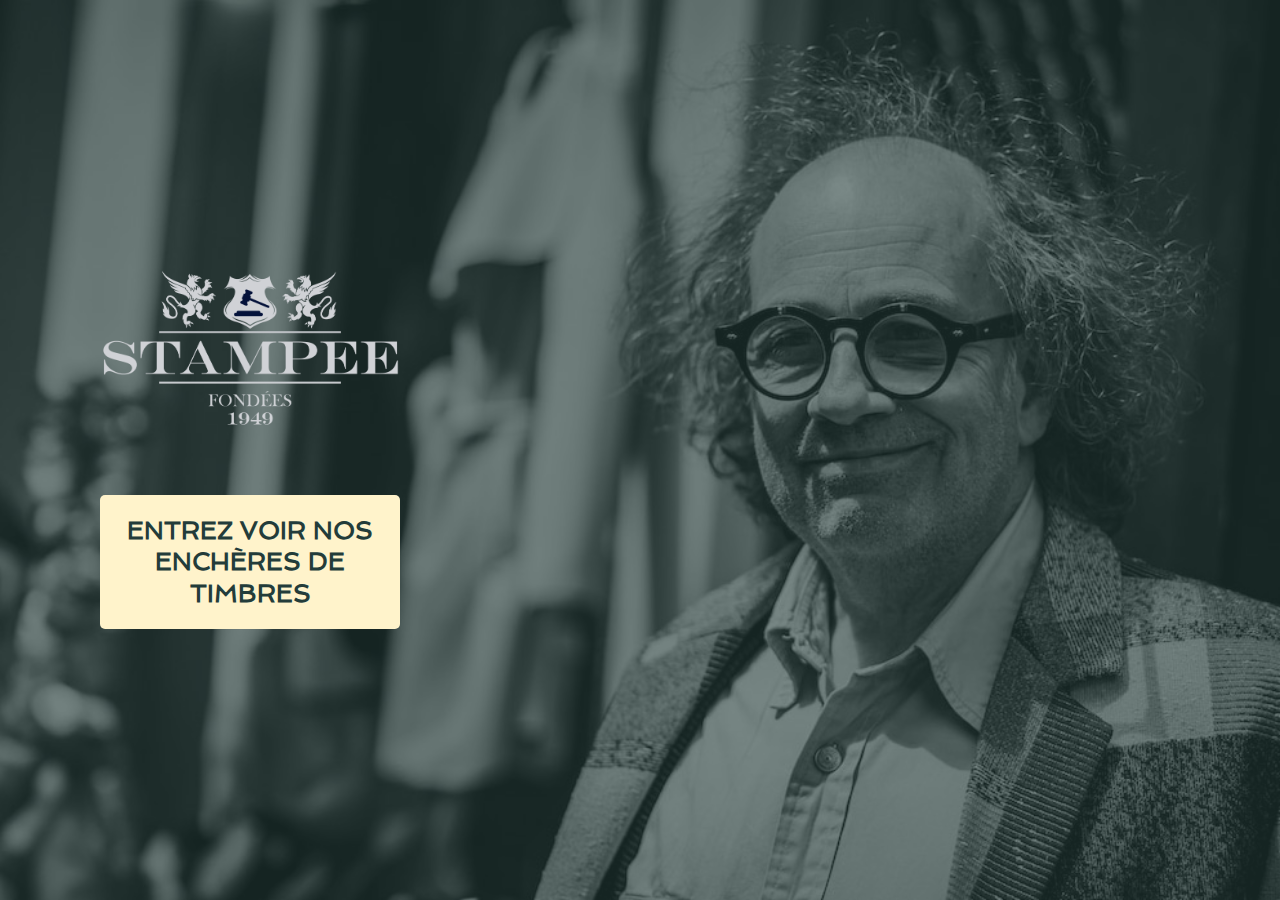
<file: index.html>
<!DOCTYPE html>
<html lang="fr">
<head>
  <meta charset="UTF-8">
  <meta name="viewport" content="width=device-width, initial-scale=1.0">
  <link rel="stylesheet" href="assets/css/style.css">
  <meta name="description" content="Les enchères de timbres Stampee simplifie l'acquisition de timbres en tous genres">
  <meta name="keywords" content="timbres, stampee, enchères, catalogue">
  <meta name="author" content="Geneviève Neveu">
    <title>Stampee - acceuil</title>
</head>

<body>
  <main class="fond">
    <section class="image-hero">
      <img src="./assets/img/photo/lord_stampee1241.jpg" alt="Lord Stampee">
      <div class="centre anime">
        <img src="./assets/img/logo-1-alt.png" alt="Logo Stampee">
        <a class="button medium secondary" href="catalogue.html">
          <h1 class="home">Entrez voir nos enchères de timbres</h1>
        </a>
      </div>
    </section>
  </main>
</body>
</html>
</file>
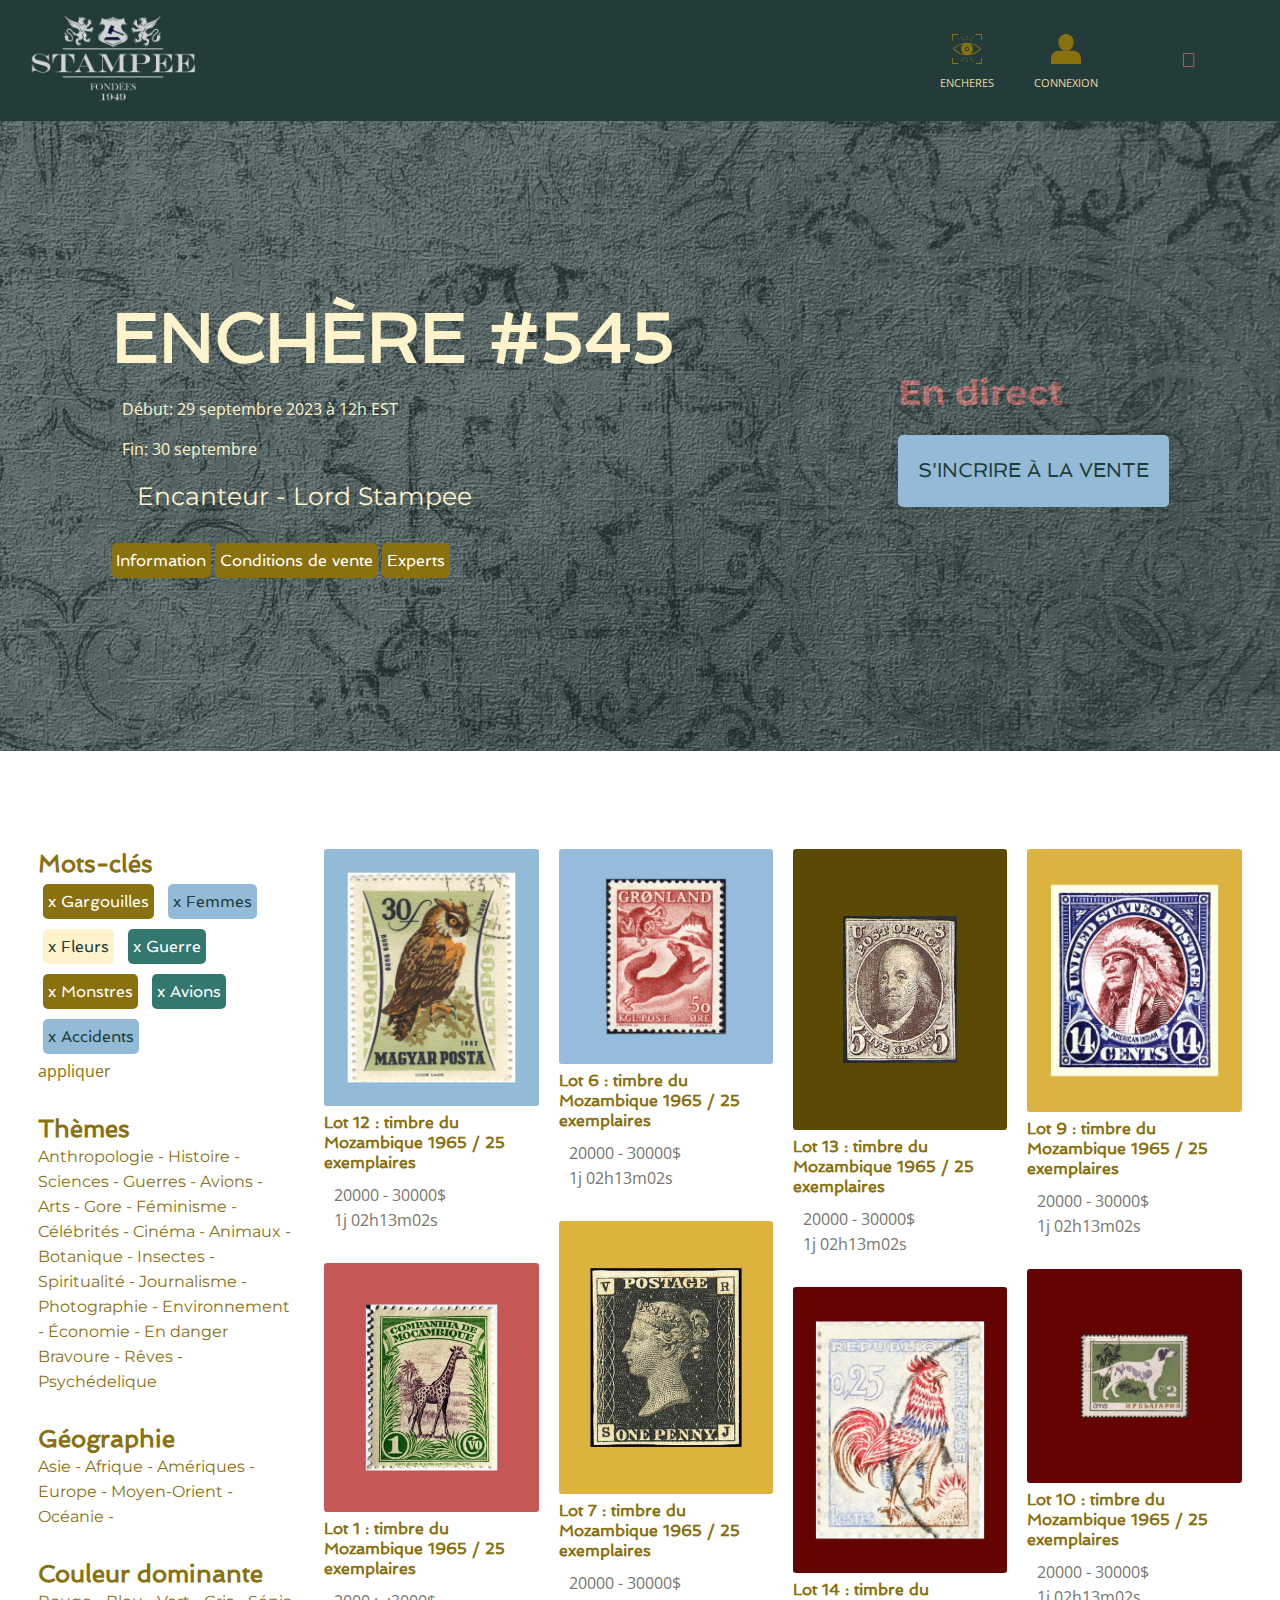
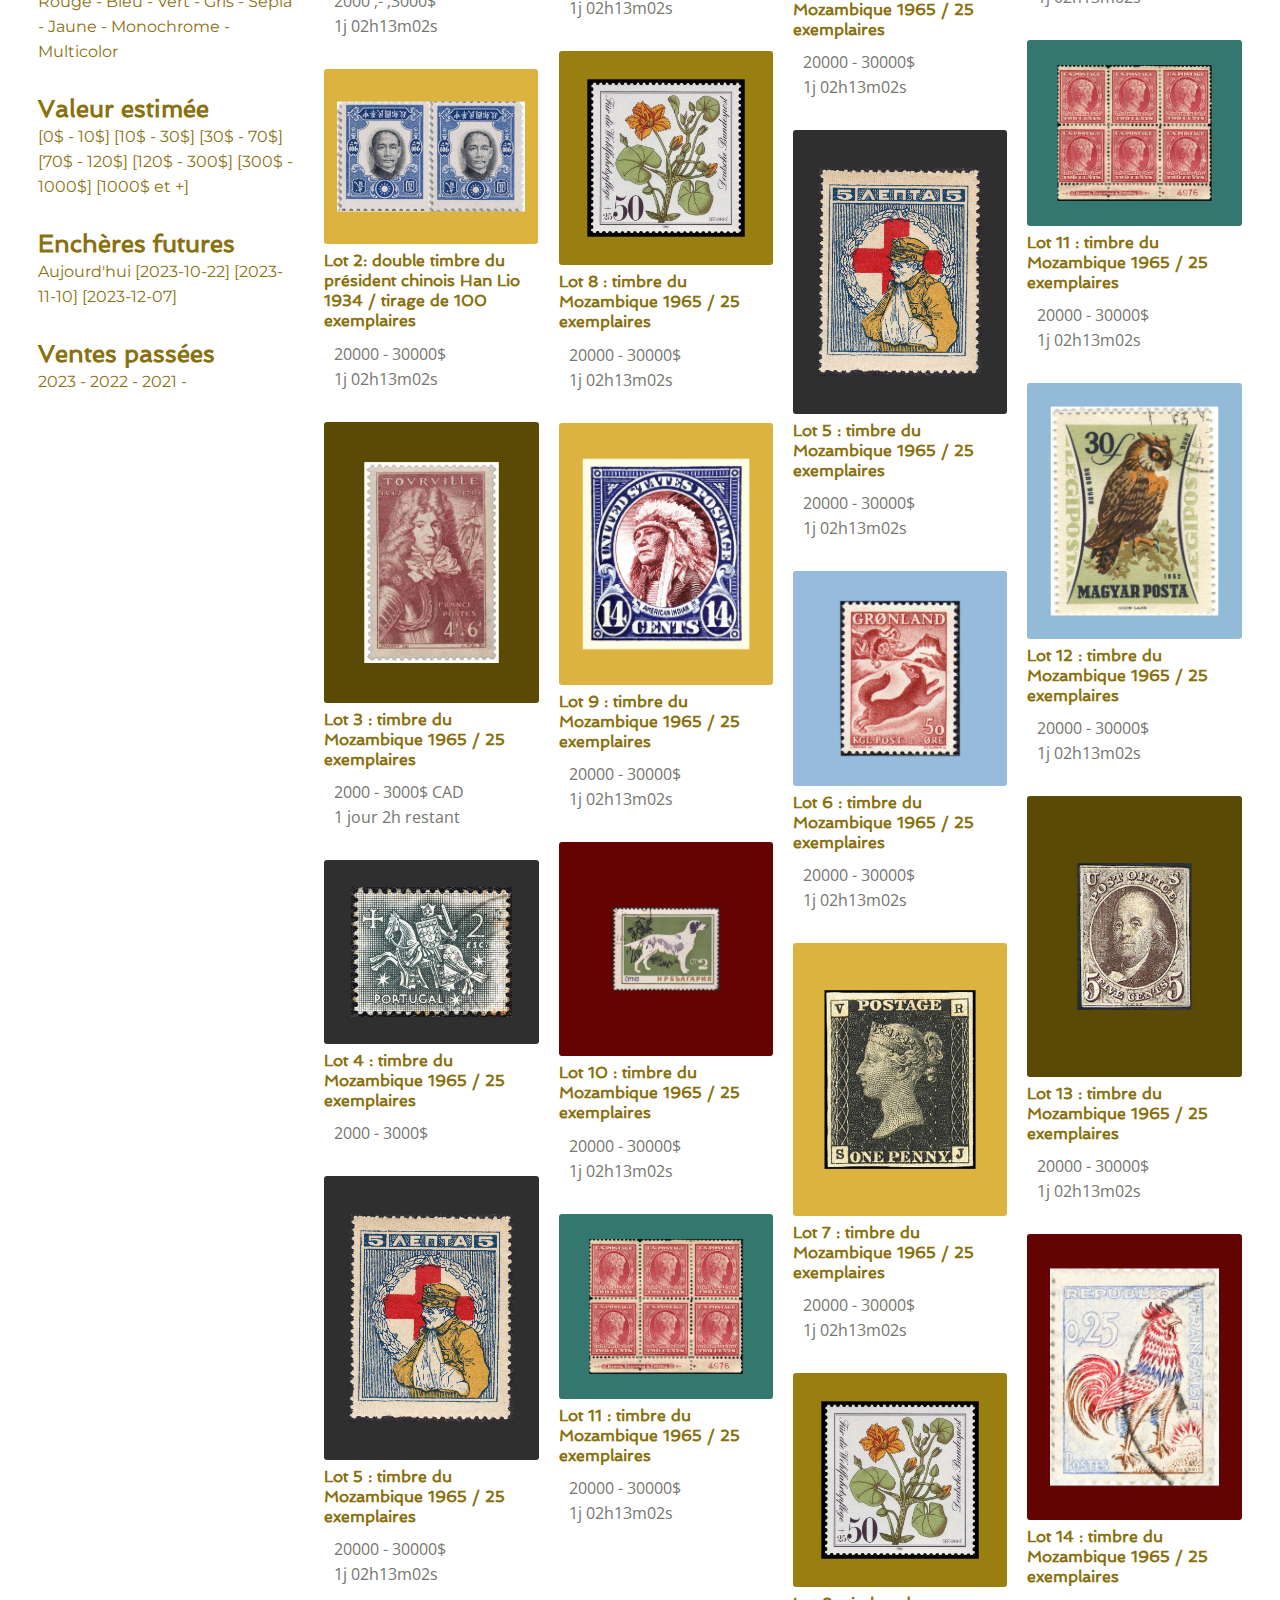
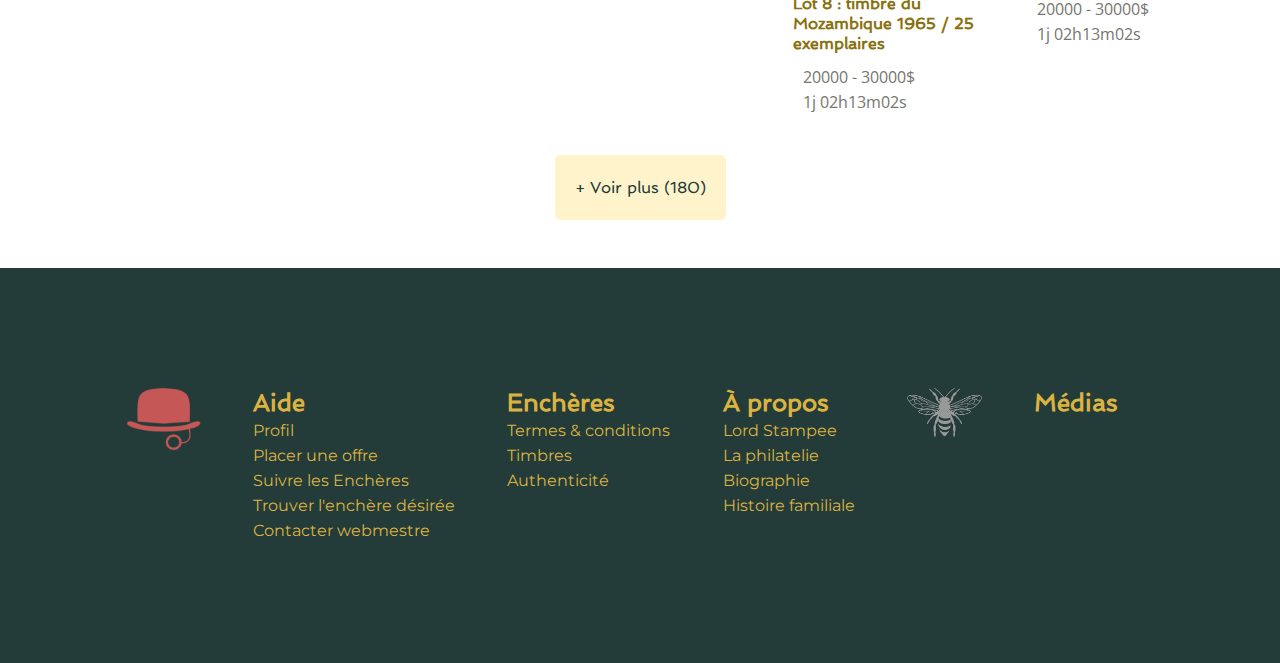
<file: catalogue.html>
<!DOCTYPE html>
<html lang="fr">
  <head>
    <meta charset="UTF-8" />
    <meta name="viewport" content="width=device-width, initial-scale=1.0" />
    <link rel="stylesheet" href="assets/css/style.css" />
    <meta
      name="description"
      content="Catalogue de timbres pour enchères Stampee."
    />
    <meta name="keywords" content="" />
    <meta name="author" content="Geneviève Neveu" />
    <link
      rel="stylesheet"
      href="https://cdnjs.cloudflare.com/ajax/libs/font-awesome/6.4.2/css/all.min.css"
      integrity="sha512-z3gLpd7yknf1YoNbCzqRKc4qyor8gaKU1qmn+CShxbuBusANI9QpRohGBreCFkKxLhei6S9CQXFEbbKuqLg0DA=="
      crossorigin="anonymous"
      referrerpolicy="no-referrer"
    />
    <title>Stampee - catalogue timbres</title>
  </head>

  <body>
    <nav class="navigation">
      <header>
        <a href="index.html">
          <img class="logo" src="./assets/img/logo-1-alt.png" alt="logo Stampee"
          />
        </a>
      </header>
      <div class="menu-action">
        <!-- <a id="info" href="#"></a> -->
        <div class="dropdown">
          <a id="enchere" href="index.html">
            <svg
              class="icone"
              style="enable-background: new 0 0 64 64"
              viewBox="0 0 64 64"
              xml:space="preserve"
              xmlns="http://www.w3.org/2000/svg"
            >
              <path
                d="M2 2h11.113V0H0v13.865h2zM2 51.207H0V64h13.113v-2H2zM50.887 0v2H62v10.793h2V0zM62 62H50.887v2H64V51.207h-2zM3.48 30.413 1.9 32.008l1.584 1.584C11.346 41.449 21.673 45.377 32 45.377s20.655-3.928 28.517-11.786l1.583-1.583-1.583-1.6c-15.725-15.714-41.309-15.714-57.037.005zM32 36.679A4.684 4.684 0 0 1 27.321 32c0-2.58 2.099-4.678 4.679-4.678S36.679 29.42 36.679 32A4.684 4.684 0 0 1 32 36.679zM4.722 32l.176-.177a38.12 38.12 0 0 1 21.238-10.748A12.394 12.394 0 0 0 19.602 32c0 4.727 2.646 8.833 6.536 10.925a38.121 38.121 0 0 1-21.24-10.748l-.176-.176zm54.556 0-.175.176a38.126 38.126 0 0 1-21.24 10.748A12.394 12.394 0 0 0 44.399 32c0-4.725-2.645-8.831-6.534-10.924a38.129 38.129 0 0 1 21.236 10.746l.177.179z"
              />
              <path
                d="M32 29.322A2.682 2.682 0 0 0 29.321 32c0 1.477 1.202 2.679 2.679 2.679s2.679-1.202 2.679-2.679A2.682 2.682 0 0 0 32 29.322zM19.25 7.138l1.604-1.195 1.792 2.406-1.604 1.195zM22.835 11.949l1.603-1.195 1.793 2.406-1.604 1.195zM31 10.541h2v2.5h-2zM31 4.541h2v3h-2zM37.768 13.16l1.793-2.406 1.604 1.195-1.793 2.406zM41.353 8.348l1.793-2.405 1.604 1.195-1.793 2.406zM41.354 55.652l1.604-1.195 1.792 2.405-1.604 1.195zM37.77 50.84l1.603-1.194 1.792 2.405-1.603 1.195zM31 56.459h2v3h-2zM31 50.959h2v2.5h-2zM19.25 56.862l1.793-2.405 1.603 1.195-1.793 2.405zM22.835 52.051l1.793-2.405 1.603 1.195-1.793 2.405z"
              />
            </svg>
          </a>
          <p>ENCHERES</p>
          <div>
            <ul>
              <li><a href="index.html">En direct</a></li>
              <li><a href="index.html">Toutes les ventes</a></li>
              <li><a href="index.html">Ventes du jour</a></li>

              <li><a href="index.html">Ventes fermées</a></li>
            </ul>
          </div>
        </div>
        <div class="login">
          <a href="index.html">
            <svg
              class="icone"
              style="enable-background: new 0 0 16 16"
              viewBox="0 0 16 16"
              xml:space="preserve"
              xmlns="http://www.w3.org/2000/svg"
            >
              <path d="M12 9H4a4 4 0 0 0-4 4v3h16v-3a4 4 0 0 0-4-4z" />
              <path d="M12 5V4a4 4 0 0 0-8 0v1a4 4 0 0 0 8 0z" />
            </svg>
          </a>
          <p>CONNEXION</p>
        </div>
      </div>

      <input type="checkbox" class="trigger menu" aria-label="ouvrir menu" />
      <div class="main-menu">
        <a href="#"><i class="fa-regular fa-user"></i>Connexion</a>
        <a href="#"><i class="fa-solid fa-gavel"></i>Enchères</a>
        <a href="#"><i class="fa-regular fa-newspaper"></i>Actualités</a>
        <a href="#"><i class="fa-regular fa-gem"></i>Timbres</a>
        <a href="#"><i class="fa-solid fa-glasses"></i>Lord Stampee</a>
        <a href="#"><i class="fa-regular fa-circle-question"></i>Aide</a>
        <a href="#"><i class="fa-regular fa-envelope"></i>Contact</a>
      </div>
    </nav>

    <!-- <div class="breadcrumb">
        <small>enchères en ligne > en direct > catalogue > enchère 545 </small>
    </div> -->

    <!-- module héro pour afficher l'enchère -->

    <section class="text-image-hero image-hero">
      <img
        src="./assets/img/textures/khalil-musa-WzFBUXQChFU-unsplash.jpg"
        alt=""
      />

      <div class="entete">
        <h1>Enchère #545</h1>
        <p>
          <i class="fa-solid fa-star"></i>Début: 29 septembre 2023 à 12h EST
        </p>
        <p><i class="fa-solid fa-star"></i>Fin: 30 septembre</p>
        <details>
          <summary>
            <i class="fa-solid fa-gavel fa-lg"></i>Encanteur - Lord Stampee
          </summary>
          <p>rue Principale, St Clin-Clin, Québec, Canada</p>
        </details>
        <!-- <p>666 rue Principale, St Clin-Clin, Québec, Canada</p> -->
        <div>
          <p class="button xs fourth">Information</p>
          <p class="button xs fourth">Conditions de vente</p>
          <p class="button xs fourth">Experts</p>
        </div>
      </div>
      <div>
        <a class="live" href="#">En direct</a>
        <a class="button medium third" href="#">S'incrire à la vente</a>
      </div>
    </section>

    <!-- contenu du site   -->
    <main class="gouttiere">
      <!-- Filtres -->

      <aside class="filtre">
        <div class="afficher-plus">
          <details>
            <summary><i class="fa-solid fa-plus"></i>Filtres</summary>
            <section>
              <label
                ><i class="fa-solid fa-magnifying-glass"></i>
                <input type="text" placeholder="rechercher" />
              </label>

              <article>
                <h2>Mots-clés</h2>
                <a class="button xs fourth" href="#">x Gargouilles</a>
                <a class="button xs third" href="#">x Femmes</a>
                <a class="button xs secondary" href="#">x Fleurs</a>
                <a class="button xs primary" href="#">x Guerre</a>
                <a class="button xs fourth" href="#">x Monstres</a>
                <a class="button xs primary" href="#">x Avions</a>
                <a class="button xs third" href="#">x Accidents</a>
              </article>
              <p>Appliquer filtre</p>
            </section>
          </details>
        </div>

        <div class="filtre-complet">
          <section>
            <h2>Mots-clés</h2>
            <a class="button xs fourth" href="#">x Gargouilles</a>
            <a class="button xs third" href="#">x Femmes</a>
            <a class="button xs secondary" href="#">x Fleurs</a>
            <a class="button xs primary" href="#">x Guerre</a>
            <a class="button xs fourth" href="#">x Monstres</a>
            <a class="button xs primary" href="#">x Avions</a>
            <a class="button xs third" href="#">x Accidents</a>
            <p class="">appliquer</p>
          </section>

          <section>
            <h2>Thèmes</h2>
            <span>Anthropologie -</span>
            <span>Histoire -</span>
            <span>Sciences -</span>
            <span>Guerres -</span>
            <span>Avions -</span>
            <span>Arts -</span>
            <span>Gore -</span>
            <span>Féminisme -</span>
            <span>Célébrités -</span>
            <span>Cinéma -</span>
            <span>Animaux -</span>
            <span>Botanique -</span>
            <span>Insectes -</span>
            <span>Spiritualité -</span>
            <span>Journalisme -</span>
            <span>Photographie -</span>
            <span>Environnement -</span>
            <span>Économie -</span>
            <span>En danger</span>
            <span>Bravoure -</span>
            <span>Rêves -</span>
            <span>Psychédelique</span>
          </section>

          <section>
            <h2>Géographie</h2>
            <span>Asie -</span>
            <span>Afrique -</span>
            <span>Amériques -</span>
            <span>Europe -</span>
            <span>Moyen-Orient -</span>
            <span>Océanie -</span>
          </section>
          <section>
            <h2>Couleur dominante</h2>
            <span>Rouge -</span>
            <span>Bleu -</span>
            <span>Vert -</span>
            <span>Gris -</span>
            <span>Sépia -</span>
            <span>Jaune -</span>
            <span>Monochrome -</span>
            <span>Multicolor</span>
            <span></span>
          </section>
          <section>
            <h2>Valeur estimée</h2>
            <span>[0$ - 10$] </span>
            <span>[10$ - 30$] </span>
            <span>[30$ - 70$] </span>
            <span>[70$ - 120$] </span>
            <span>[120$ - 300$] </span>
            <span>[300$ - 1000$] </span>
            <span>[1000$ et +] </span>
          </section>
          <section>
            <h2>Enchères futures</h2>
            <span>Aujourd'hui </span>
            <span>[2023-10-22] </span>
            <span>[2023-11-10] </span>
            <span>[2023-12-07] </span>
          </section>
          <section>
            <h2>Ventes passées</h2>
            <span>2023 - </span>
            <span>2022 - </span>
            <span>2021 - </span>
          </section>
        </div>
      </aside>

      <!-- catalogue items (grid) -->
      <div class="box">
        <section class="grid">
          <article class="card">
            <a href="timbre.html"
              ><img
                loading="lazy"
                src="./assets/img/timbres/hibou.jpg"
                alt="timbre hibou"
            /></a>
            <div class="group">
              <h4>Lot 12 : timbre du Mozambique 1965 / 25 exemplaires</h4>
              <div>
                <p>
                  <i class="fa-solid fa-sack-dollar"></i
                  >20000&nbsp;-&nbsp;30000$
                </p>
                <p><i class="fa-solid fa-gavel"></i>1j 02h13m02s</p>
              </div>
            </div>
          </article>
          <article class="card">
            <i class="fa-solid fa-heart" data-status="liked"></i>
            <a href="#"
              ><img
                loading="lazy"
                src="./assets/img/timbres/girafe.jpg"
                alt="timbre girafe"
            /></a>
            <div class="group">
              <h4>Lot 1 : timbre du Mozambique 1965 / 25 exemplaires</h4>
              <div>
                <p>
                  <i class="fa-solid fa-sack-dollar"></i
                  >2000&nbsp;;-&nbsp;;3000$
                </p>
                <p><i class="fa-solid fa-gavel"></i>1j 02h13m02s</p>
              </div>
            </div>
          </article>
          <article class="card">
            <a href="#"
              ><img
                loading="lazy"
                src="./assets/img/timbres/timbres2.jpg"
                alt="timbre empereur chinois"
            /></a>
            <div class="group">
              <h4>
                Lot 2: double timbre du président chinois Han Lio 1934 / tirage
                de 100 exemplaires
              </h4>
              <div>
                <p>
                  <i class="fa-solid fa-sack-dollar"></i
                  >20000&nbsp;-&nbsp;30000$
                </p>
                <p><i class="fa-solid fa-gavel"></i>1j 02h13m02s</p>
              </div>
            </div>
          </article>
          <article class="card">
            <a href="#"
              ><img
                loading="lazy"
                src="./assets/img/timbres/tourville.jpg"
                alt="timbre tourville France"
            /></a>
            <div class="group">
              <h4>Lot 3 : timbre du Mozambique 1965 / 25 exemplaires</h4>
              <div>
                <p>
                  <i class="fa-solid fa-sack-dollar"></i
                  >2000&nbsp;-&nbsp;3000$&nbsp;CAD
                </p>
                <p><i class="fa-solid fa-gavel"></i>1 jour 2h restant</p>
              </div>
            </div>
          </article>
          <article class="card">
            <a href="#"
              ><img
                loading="lazy"
                src="./assets/img/timbres/chevalier.jpg"
                alt="timbre chevalier"
            /></a>
            <div class="group">
              <h4>Lot 4 : timbre du Mozambique 1965 / 25 exemplaires</h4>
              <div>
                <p>
                  <i class="fa-solid fa-sack-dollar"></i>2000&nbsp;-&nbsp;3000$
                </p>
              </div>
            </div>
          </article>
          <article class="card">
            <a href="#"
              ><img
                loading="lazy"
                src="./assets/img/timbres/war.jpg"
                alt="timbre de la guerre"
            /></a>
            <div class="group">
              <h4>Lot 5 : timbre du Mozambique 1965 / 25 exemplaires</h4>
              <div>
                <p>
                  <i class="fa-solid fa-sack-dollar"></i
                  >20000&nbsp;-&nbsp;30000$
                </p>
                <p><i class="fa-solid fa-gavel"></i>1j 02h13m02s</p>
              </div>
            </div>
          </article>
          <article class="card">
            <a href="#"
              ><img
                loading="lazy"
                src="./assets/img/timbres/groanland.jpg"
                alt="timbre du groanland"
            /></a>
            <div class="group">
              <h4>Lot 6 : timbre du Mozambique 1965 / 25 exemplaires</h4>
              <div>
                <p>
                  <i class="fa-solid fa-sack-dollar"></i
                  >20000&nbsp;-&nbsp;30000$
                </p>
                <p><i class="fa-solid fa-gavel"></i>1j 02h13m02s</p>
              </div>
            </div>
          </article>
          <article class="card">
            <a href="#"
              ><img
                loading="lazy"
                src="./assets/img/timbres/one_penny.jpg"
                alt="timbre one penny black"
            /></a>
            <div class="group">
              <h4>Lot 7 : timbre du Mozambique 1965 / 25 exemplaires</h4>
              <div>
                <p>
                  <i class="fa-solid fa-sack-dollar"></i
                  >20000&nbsp;-&nbsp;30000$
                </p>
                <p><i class="fa-solid fa-gavel"></i>1j 02h13m02s</p>
              </div>
            </div>
          </article>
          <article class="card">
            <a href="#"
              ><img
                loading="lazy"
                src="./assets/img/timbres/botanical.jpg"
                alt="timbre botanique"
            /></a>
            <div class="group">
              <h4>Lot 8 : timbre du Mozambique 1965 / 25 exemplaires</h4>
              <div>
                <p>
                  <i class="fa-solid fa-sack-dollar"></i
                  >20000&nbsp;-&nbsp;30000$
                </p>
                <p><i class="fa-solid fa-gavel"></i>1j 02h13m02s</p>
              </div>
            </div>
          </article>
          <article class="card">
            <a href="#"
              ><img
                loading="lazy"
                src="./assets/img/timbres/indian.jpg"
                alt="timbre usa premières nations"
            /></a>
            <div class="group">
              <h4>Lot 9 : timbre du Mozambique 1965 / 25 exemplaires</h4>
              <div>
                <p>
                  <i class="fa-solid fa-sack-dollar"></i
                  >20000&nbsp;-&nbsp;30000$
                </p>
                <p><i class="fa-solid fa-gavel"></i>1j 02h13m02s</p>
              </div>
            </div>
          </article>
          <article class="card">
            <a href="#"
              ><img
                loading="lazy"
                src="./assets/img/timbres1/1349-Setter-Dogs.jpg"
                alt="timbre de chien"
            /></a>
            <div class="group">
              <h4>Lot 10 : timbre du Mozambique 1965 / 25 exemplaires</h4>
              <div>
                <p>
                  <i class="fa-solid fa-sack-dollar"></i
                  >20000&nbsp;-&nbsp;30000$
                </p>
                <p><i class="fa-solid fa-gavel"></i>1j 02h13m02s</p>
              </div>
            </div>
          </article>
          <article class="card">
            <a href="#"
              ><img
                loading="lazy"
                src="./assets/img/timbres/lot6.jpg"
                alt="lot de 6 timbre USA"
            /></a>
            <div class="group">
              <h4>Lot 11 : timbre du Mozambique 1965 / 25 exemplaires</h4>
              <div>
                <p>
                  <i class="fa-solid fa-sack-dollar"></i
                  >20000&nbsp;-&nbsp;30000$
                </p>
                <p><i class="fa-solid fa-gavel"></i>1j 02h13m02s</p>
              </div>
            </div>
          </article>
          <article class="card">
            <a href="#"
              ><img
                loading="lazy"
                src="./assets/img/timbres/US_1.jpg"
                alt="timbre US"
            /></a>
            <div class="group">
              <h4>Lot 13 : timbre du Mozambique 1965 / 25 exemplaires</h4>
              <div>
                <p>
                  <i class="fa-solid fa-sack-dollar"></i
                  >20000&nbsp;-&nbsp;30000$
                </p>
                <p><i class="fa-solid fa-gavel"></i>1j 02h13m02s</p>
              </div>
            </div>
          </article>
          <article class="card">
            <a href="#"
              ><img
                loading="lazy"
                src="./assets/img/timbres/coq.jpg"
                alt="timbre de coq France"
            /></a>
            <div class="group">
              <h4>Lot 14 : timbre du Mozambique 1965 / 25 exemplaires</h4>
              <div>
                <p>
                  <i class="fa-solid fa-sack-dollar"></i
                  >20000&nbsp;-&nbsp;30000$
                </p>
                <p><i class="fa-solid fa-gavel"></i>1j 02h13m02s</p>
              </div>
            </div>
          </article>
          <article class="card">
            <a href="#"
              ><img
                loading="lazy"
                src="./assets/img/timbres/war.jpg"
                alt="timbre de la guerre"
            /></a>
            <div class="group">
              <h4>Lot 5 : timbre du Mozambique 1965 / 25 exemplaires</h4>
              <div>
                <p>
                  <i class="fa-solid fa-sack-dollar"></i
                  >20000&nbsp;-&nbsp;30000$
                </p>
                <p><i class="fa-solid fa-gavel"></i>1j 02h13m02s</p>
              </div>
            </div>
          </article>
          <article class="card">
            <a href="#"
              ><img
                loading="lazy"
                src="./assets/img/timbres/groanland.jpg"
                alt="timbre du groanland"
            /></a>
            <div class="group">
              <h4>Lot 6 : timbre du Mozambique 1965 / 25 exemplaires</h4>
              <div>
                <p>
                  <i class="fa-solid fa-sack-dollar"></i
                  >20000&nbsp;-&nbsp;30000$
                </p>
                <p><i class="fa-solid fa-gavel"></i>1j 02h13m02s</p>
              </div>
            </div>
          </article>
          <article class="card">
            <a href="#"
              ><img
                loading="lazy"
                src="./assets/img/timbres/one_penny.jpg"
                alt="timbre one penny black"
            /></a>
            <div class="group">
              <h4>Lot 7 : timbre du Mozambique 1965 / 25 exemplaires</h4>
              <div>
                <p>
                  <i class="fa-solid fa-sack-dollar"></i
                  >20000&nbsp;-&nbsp;30000$
                </p>
                <p><i class="fa-solid fa-gavel"></i>1j 02h13m02s</p>
              </div>
            </div>
          </article>
          <article class="card">
            <a href="#"
              ><img
                loading="lazy"
                src="./assets/img/timbres/botanical.jpg"
                alt="timbre botanique"
            /></a>
            <div class="group">
              <h4>Lot 8 : timbre du Mozambique 1965 / 25 exemplaires</h4>
              <div>
                <p>
                  <i class="fa-solid fa-sack-dollar"></i
                  >20000&nbsp;-&nbsp;30000$
                </p>
                <p><i class="fa-solid fa-gavel"></i>1j 02h13m02s</p>
              </div>
            </div>
          </article>
          <article class="card">
            <a href="#"
              ><img
                loading="lazy"
                src="./assets/img/timbres/indian.jpg"
                alt="timbre premiere nation"
            /></a>
            <div class="group">
              <h4>Lot 9 : timbre du Mozambique 1965 / 25 exemplaires</h4>
              <div>
                <p>
                  <i class="fa-solid fa-sack-dollar"></i
                  >20000&nbsp;-&nbsp;30000$
                </p>
                <p><i class="fa-solid fa-gavel"></i>1j 02h13m02s</p>
              </div>
            </div>
          </article>
          <article class="card">
            <i class="fa-solid fa-heart" data-status="liked"></i>
            <a href="#"
              ><img
                loading="lazy"
                src="./assets/img/timbres1/1349-Setter-Dogs.jpg"
                alt="timbre chien"
            /></a>
            <div class="group">
              <h4>Lot 10 : timbre du Mozambique 1965 / 25 exemplaires</h4>
              <div>
                <p>
                  <i class="fa-solid fa-sack-dollar"></i
                  >20000&nbsp;-&nbsp;30000$
                </p>
                <p><i class="fa-solid fa-gavel"></i>1j 02h13m02s</p>
              </div>
            </div>
          </article>
          <article class="card">
            <a href="#"
              ><img
                loading="lazy"
                src="./assets/img/timbres/lot6.jpg"
                alt="timbre lot de 6"
            /></a>
            <div class="group">
              <h4>Lot 11 : timbre du Mozambique 1965 / 25 exemplaires</h4>
              <div>
                <p>
                  <i class="fa-solid fa-sack-dollar"></i
                  >20000&nbsp;-&nbsp;30000$
                </p>
                <p><i class="fa-solid fa-gavel"></i>1j 02h13m02s</p>
              </div>
            </div>
          </article>
          <article class="card">
            <a href="#"
              ><img
                loading="lazy"
                src="./assets/img/timbres/hibou.jpg"
                alt="timbre de hibou"
            /></a>
            <div class="group">
              <h4>Lot 12 : timbre du Mozambique 1965 / 25 exemplaires</h4>
              <div>
                <p>
                  <i class="fa-solid fa-sack-dollar"></i
                  >20000&nbsp;-&nbsp;30000$
                </p>
                <p><i class="fa-solid fa-gavel"></i>1j 02h13m02s</p>
              </div>
            </div>
          </article>
          <article class="card">
            <a href="#"
              ><img
                loading="lazy"
                src="./assets/img/timbres/US_1.jpg"
                alt="timbre usa"
            /></a>
            <div class="group">
              <h4>Lot 13 : timbre du Mozambique 1965 / 25 exemplaires</h4>
              <div>
                <p>
                  <i class="fa-solid fa-sack-dollar"></i
                  >20000&nbsp;-&nbsp;30000$
                </p>
                <p><i class="fa-solid fa-gavel"></i>1j 02h13m02s</p>
              </div>
            </div>
          </article>
          <article class="card">
            <a href="#"
              ><img
                loading="lazy"
                src="./assets/img/timbres/coq.jpg"
                alt="timbre du coq"
            /></a>
            <div class="group">
              <h4>Lot 14 : timbre du Mozambique 1965 / 25 exemplaires</h4>
              <div>
                <p>
                  <i class="fa-solid fa-sack-dollar"></i
                  >20000&nbsp;-&nbsp;30000$
                </p>
                <p><i class="fa-solid fa-gavel"></i>1j 02h13m02s</p>
              </div>
            </div>
          </article>
        </section>
      </div>
      <div class="plus">
        <p class="button small secondary">+ Voir plus (180)</p>
        <!-- <p class="button small secondary">1</p>
            <p class="button small secondary">2</p>
            <p class="button small secondary">3</p> -->
      </div>
    </main>
    <!--Footer -->
    <footer class="footer">
      <section>
        <img
          src="./assets/img/icone/binocle-red.png"
          alt="icone de chapeau avec une lunette"
        />
      </section>

      <section>
        <h2>Aide</h2>
        <div>
          <a href="#">Profil</a>
          <a href="#">Placer une offre</a>
          <a href="#">Suivre les Enchères</a>
          <a href="#">Trouver l'enchère désirée</a>
          <a href="#">Contacter webmestre</a>
        </div>
      </section>

      <section>
        <h2>Enchères</h2>
        <a href="#">Termes & conditions</a>
        <a href="#">Timbres</a>
        <a href="">Authenticité</a>
      </section>

      <section>
        <h2>À propos</h2>
        <a href="#">Lord Stampee</a>
        <a href="#">La philatelie</a>
        <a href="#">Biographie</a>
        <a href="#">Histoire familiale</a>
      </section>

      <section>
        <img src="./assets/img/icone/abeille-pale.png" alt="icone d'abeille" />
      </section>

      <article>
        <h2>Médias</h2>
        <div class="media">
          <a href="#"><i class="fa-brands fa-facebook fa-2xl"></i></a>
          <a href="#"><i class="fa-brands fa-instagram fa-2xl"></i></a>
          <a href="#"><i class="fa-brands fa-linkedin fa-2xl"></i></a>
        </div>
      </article>
    </footer>
  </body>
</html>
</file>
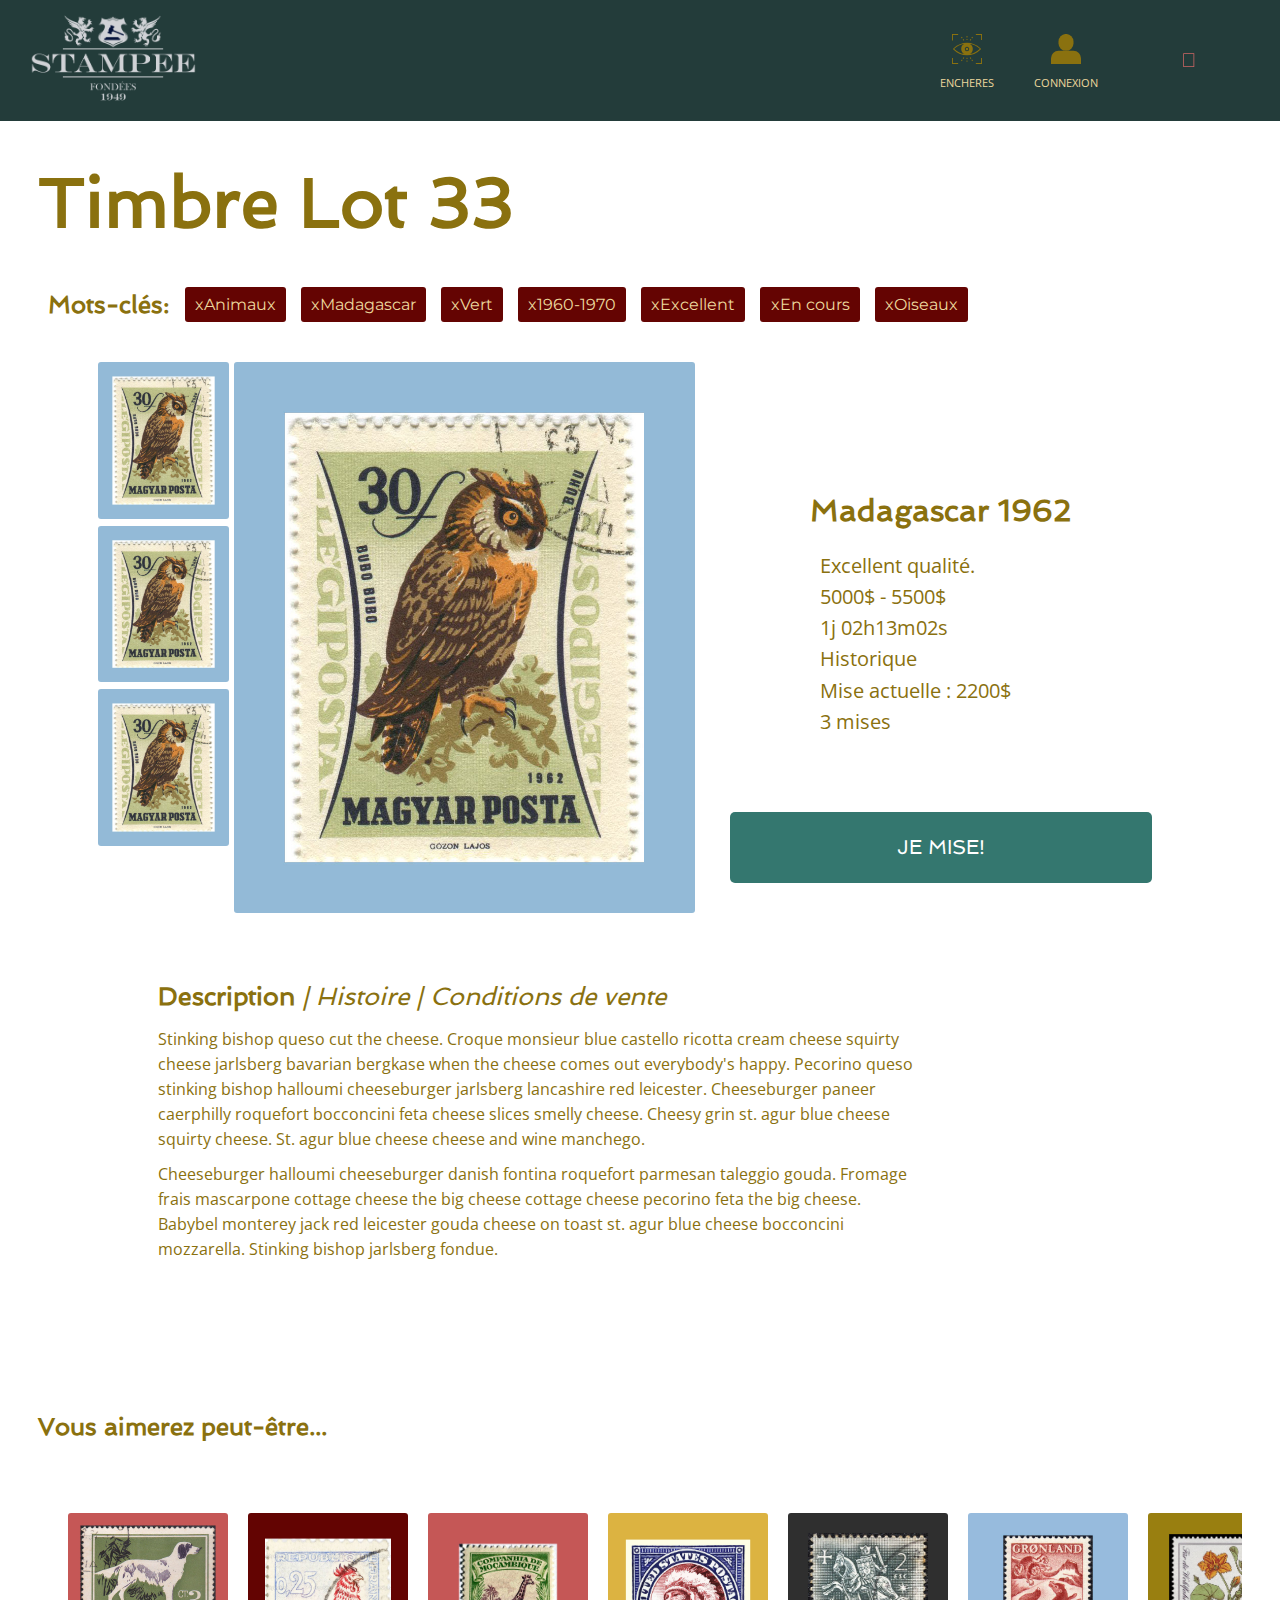
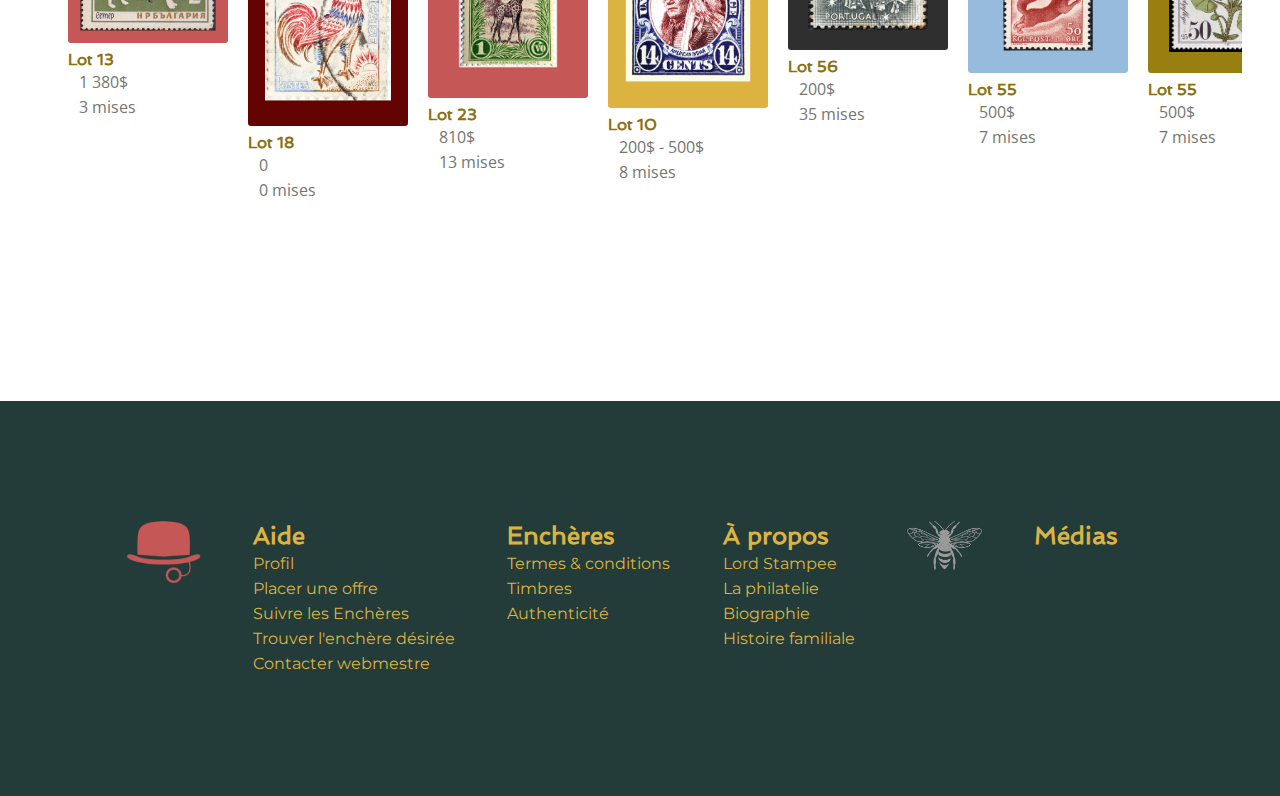
<file: timbre.html>
<!DOCTYPE html>
<html lang="fr">

<head>
    <meta charset="UTF-8">
    <meta name="viewport" content="width=device-width, initial-scale=1.0">
    <link rel="stylesheet" href="assets/css/style.css">
    <meta name="description"
        content="Enchère de timbres rares. Timbre Madagascar 1962">
    <meta name="keywords" content="timbre, Madagascar, Stampee, enchère">
    <meta name="author" content="Geneviève Neveu">
    <link rel="stylesheet" href="https://cdnjs.cloudflare.com/ajax/libs/font-awesome/6.4.2/css/all.min.css"
        integrity="sha512-z3gLpd7yknf1YoNbCzqRKc4qyor8gaKU1qmn+CShxbuBusANI9QpRohGBreCFkKxLhei6S9CQXFEbbKuqLg0DA=="
        crossorigin="anonymous" referrerpolicy="no-referrer">
    <title>Stampee - catalogue timbres</title>

</head>

<body>

    <!-- Navigation-->
    <nav class="navigation">
        <header>
            <a href="index.html">
                <img class="logo" src="./assets/img/logo-1-alt.png" alt="logo Stampee">
            </a>
        </header>
        <div class="menu-action">
            <div class="dropdown">

                <a id="enchere" href="#">
                    <svg class="icone" style="enable-background:new 0 0 64 64" viewBox="0 0 64 64" xml:space="preserve"
                        xmlns="http://www.w3.org/2000/svg">
                        <path
                            d="M2 2h11.113V0H0v13.865h2zM2 51.207H0V64h13.113v-2H2zM50.887 0v2H62v10.793h2V0zM62 62H50.887v2H64V51.207h-2zM3.48 30.413 1.9 32.008l1.584 1.584C11.346 41.449 21.673 45.377 32 45.377s20.655-3.928 28.517-11.786l1.583-1.583-1.583-1.6c-15.725-15.714-41.309-15.714-57.037.005zM32 36.679A4.684 4.684 0 0 1 27.321 32c0-2.58 2.099-4.678 4.679-4.678S36.679 29.42 36.679 32A4.684 4.684 0 0 1 32 36.679zM4.722 32l.176-.177a38.12 38.12 0 0 1 21.238-10.748A12.394 12.394 0 0 0 19.602 32c0 4.727 2.646 8.833 6.536 10.925a38.121 38.121 0 0 1-21.24-10.748l-.176-.176zm54.556 0-.175.176a38.126 38.126 0 0 1-21.24 10.748A12.394 12.394 0 0 0 44.399 32c0-4.725-2.645-8.831-6.534-10.924a38.129 38.129 0 0 1 21.236 10.746l.177.179z" />
                        <path
                            d="M32 29.322A2.682 2.682 0 0 0 29.321 32c0 1.477 1.202 2.679 2.679 2.679s2.679-1.202 2.679-2.679A2.682 2.682 0 0 0 32 29.322zM19.25 7.138l1.604-1.195 1.792 2.406-1.604 1.195zM22.835 11.949l1.603-1.195 1.793 2.406-1.604 1.195zM31 10.541h2v2.5h-2zM31 4.541h2v3h-2zM37.768 13.16l1.793-2.406 1.604 1.195-1.793 2.406zM41.353 8.348l1.793-2.405 1.604 1.195-1.793 2.406zM41.354 55.652l1.604-1.195 1.792 2.405-1.604 1.195zM37.77 50.84l1.603-1.194 1.792 2.405-1.603 1.195zM31 56.459h2v3h-2zM31 50.959h2v2.5h-2zM19.25 56.862l1.793-2.405 1.603 1.195-1.793 2.405zM22.835 52.051l1.793-2.405 1.603 1.195-1.793 2.405z" />
                    </svg>
                </a>
                <p>ENCHERES</p>
                <div>
                    <ul>
                        <li><a href="#">En direct</a></li>
                        <li><a href="#">Toutes les ventes</a></li>
                        <li><a href="#">Ventes du jour</a></li>

                        <li><a href="#">Ventes fermées</a></li>
                    </ul>
                </div>
            </div>
            <div class="login">
                <a href="#">
                    <svg class="icone " style="enable-background:new 0 0 16 16" viewBox="0 0 16 16" xml:space="preserve"
                        xmlns="http://www.w3.org/2000/svg">
                        <path d="M12 9H4a4 4 0 0 0-4 4v3h16v-3a4 4 0 0 0-4-4z" />
                        <path d="M12 5V4a4 4 0 0 0-8 0v1a4 4 0 0 0 8 0z" />
                    </svg>
                </a>
                <p>CONNEXION</p>
            </div>
        </div>

        <input type="checkbox" class="trigger menu" aria-label="ouvrir menu">
        <div class="main-menu">
            <a href="#"><i class="fa-regular fa-user"></i>Connexion</a>
            <a href="#"><i class="fa-solid fa-gavel"></i>Enchères</a>
            <a href="#"><i class="fa-regular fa-newspaper"></i>Actualités</a>
            <a href="#"><i class="fa-regular fa-gem"></i>Timbres</a>
            <a href="#"><i class="fa-solid fa-glasses"></i>Lord Stampee</a>
            <a href="#"><i class="fa-regular fa-circle-question"></i>Aide</a>
            <a href="#"><i class="fa-regular fa-envelope"></i>Contact</a>
        </div>
    </nav>


    <!-- Detail de timbre -->
    <main class="gouttiere">
        <article class="page-title">
            <h1>Timbre Lot 33</h1>
            <div>
                <h2>Mots-clés:</h2>
                <span>xAnimaux</span>
                <span>xMadagascar</span>
                <span>xVert</span>
                <span>x1960-1970</span>
                <span>xExcellent</span>
                <span>xEn cours</span>
                <span>xOiseaux</span>
            </div>

        </article>

        <section class="image-text-flex">
            <aside class="mini">
                <img src="./assets/img/timbres/hibou.jpg" alt="timbre hibou Madagascar 1962">
                <img src="./assets/img/timbres/hibou.jpg" alt="timbre hibou Madagascar 1962">
                <img src="./assets/img/timbres/hibou.jpg" alt="timbre hibou Madagascar 1962">
            </aside>
            <picture class="pic-img">
                <img src="./assets/img/timbres/hibou.jpg" alt="timbre hibou Madagascar 1962">
            </picture>

            <article class="short">

                <div class="short-icone">
                    <p><i class="fa-solid fa-glasses fa-2xl"></i></p>
                    <p><i class="fa-regular fa-heart fa-2xl"></i></p>
                    <p><i class="fa-solid fa-share fa-2xl"></i></p>
                </div>

                <div class="short-desc">
                    <h2>Madagascar 1962</h2>
                    <p><i class="fa-regular fa-gem"></i>Excellent qualité.</p>
                    <p><i class="fa-solid fa-sack-dollar"></i> 5000$ - 5500$</p>
                    <p><i class="fa-solid fa-hourglass-half"></i>1j 02h13m02s</p>
                    <p><i class="fa-solid fa-clock-rotate-left"></i> Historique</p>
                    <p><i class="fa-solid fa-gavel"></i>Mise actuelle : 2200$</p>
                    <p><i class="fa-solid fa-person-walking"></i>3 mises</p>
                </div>
                <p class="button medium primary">Je mise!</p>
            </article>
            <article class="detail">
                <span>Description </span>
                <span> | </span>
                <span> Histoire </span>
                <span> | </span>
                <span> Conditions de vente </span>
                <p>Stinking bishop queso cut the cheese. Croque monsieur blue castello ricotta cream cheese squirty
                    cheese jarlsberg bavarian bergkase when the cheese comes out everybody's happy. Pecorino queso
                    stinking bishop halloumi cheeseburger jarlsberg lancashire red leicester. Cheeseburger paneer
                    caerphilly roquefort bocconcini feta cheese slices smelly cheese. Cheesy grin st. agur blue cheese
                    squirty cheese. St. agur blue cheese cheese and wine manchego.
                </p>
                <p>Cheeseburger halloumi cheeseburger danish fontina roquefort parmesan taleggio gouda. Fromage frais
                    mascarpone cottage cheese the big cheese cottage cheese pecorino feta the big cheese. Babybel
                    monterey jack red leicester gouda cheese on toast st. agur blue cheese bocconcini mozzarella.
                    Stinking bishop jarlsberg fondue.</p>
            </article>

        </section>
        <div class="margin-top-section">
            <h2>Vous aimerez peut-être...</h2>
        </div>

        <section class="netflix-bar">
            <article>
                <a href="#"><img src="./assets/img/timbres/1349-Setter-Dogs.jpg" alt="timbre chien"></a>
                <h4>Lot 13</h4>
                <p><i class="fa-solid fa-sack-dollar"></i>1 380$</p>
                <p><i class="fa-solid fa-person-walking"></i>3 mises</p>
            </article>
            <article><a href="#"><img src="./assets/img/timbres/coq.jpg" alt="timbre coq"></a>
                <h4>Lot 18</h4>
                <p><i class="fa-solid fa-sack-dollar"></i>0</p>
                <p><i class="fa-solid fa-person-walking"></i>0 mises</p>
            </article>
            <article><a href="#"><img src="./assets/img/timbres/girafe.jpg" alt="timbre girafe"></a>
                <i class="fa-solid fa-heart fa-xl" data-status="liked"></i>
                <h4>Lot 23</h4>
                <p><i class="fa-solid fa-sack-dollar"></i>810$</p>
                <p><i class="fa-solid fa-person-walking"></i>13 mises</p>
            </article>
            <article><a href="#"><img src="./assets/img/timbres/indian.jpg" alt="timbre indien"></a>
                <h4>Lot 10</h4>
                <p><i class="fa-solid fa-sack-dollar"></i> 200$ - 500$</p>
                <p><i class="fa-solid fa-person-walking"></i>8 mises</p>
            </article>
            <article><a href="#"><img src="./assets/img/timbres/chevalier.jpg" alt="timbre chevalier"></a>
                <h4>Lot 56</h4>
                <p><i class="fa-solid fa-sack-dollar"></i> 200$</p>
                <p><i class="fa-solid fa-person-walking"></i>35 mises</p>
            </article>
            <article><a href="#"><img src="./assets/img/timbres/groanland.jpg" alt="timbre groanland"></a>
                <h4>Lot 55</h4>
                <p><i class="fa-solid fa-sack-dollar"></i>500$</p>
                <p><i class="fa-solid fa-person-walking"></i>7 mises</p>
            </article>
            <article><a href="#"><img src="./assets/img/timbres/botanical.jpg" alt="timbre botanique"></a>
                <h4>Lot 55</h4>
                <p><i class="fa-solid fa-sack-dollar"></i>500$</p>
                <p><i class="fa-solid fa-person-walking"></i>7 mises</p>
            </article>
            <article><a href="#"><img src="./assets/img/timbres/one_penny.jpg" alt="timbre one penny black"></a>
                <h4>Lot 55</h4>
                <p><i class="fa-solid fa-sack-dollar"></i>500$</p>
                <p><i class="fa-solid fa-person-walking"></i>7 mises</p>
            </article>
            <article><a href="#"><img src="./assets/img/timbres/groanland.jpg" alt="timbre groanland"></a>
                <h4>Lot 55</h4>
                <p><i class="fa-solid fa-sack-dollar"></i>500$</p>
                <p><i class="fa-solid fa-person-walking"></i>7 mises</p>
            </article>
            <article><a href="#"><img src="./assets/img/timbres/lot6.jpg" alt="timbre lot de 6"></a>
                <h4>Lot 55</h4>
                <p><i class="fa-solid fa-sack-dollar"></i>500$</p>
                <p><i class="fa-solid fa-person-walking"></i>7 mises</p>
            </article>
            <article><a href="#"><img src="./assets/img/timbres/botanical.jpg" alt="timbre botanique"></a>
                <h4>Lot 55</h4>
                <p><i class="fa-solid fa-sack-dollar"></i>500$</p>
                <p><i class="fa-solid fa-person-walking"></i>7 mises</p>
            </article>
            <article><a href="#"><img src="./assets/img/timbres/groanland.jpg" alt="timbre groanland"></a>
                <h4>Lot 55</h4>
                <p><i class="fa-solid fa-sack-dollar"></i>500$</p>
                <p><i class="fa-solid fa-person-walking"></i>7 mises</p>
            </article>
        </section>
    </main>


    <!--Footer -->
    <footer class="footer">
        <section>
            <img src="./assets/img/icone/binocle-red.png" alt="">
        </section>
        <section>
            <h2>Aide</h2>
            <div>
                <a href="#">Profil</a>
                <a href="#">Placer une offre</a>
                <a href="#">Suivre les Enchères</a>
                <a href="#">Trouver l'enchère désirée</a>
                <a href="#">Contacter webmestre</a>
            </div>
        </section>
        <section>

            <h2>Enchères</h2>
            <a href="#">Termes & conditions</a>
            <a href="#">Timbres</a>
            <a href="">Authenticité</a>
        </section>
        <section>
            <h2>À propos</h2>
            <a href="#">Lord Stampee</a>
            <a href="#">La philatelie</a>
            <a href="#">Biographie</a>
            <a href="#">Histoire familiale</a>
        </section>
        <section>
            <img src="./assets/img/icone/abeille-pale.png" alt="">
        </section>
        <article>
            <h2>Médias</h2>
            <div class="media">
                <a href="#"><i class="fa-brands fa-facebook fa-2xl"></i></a>
                <a href="#"><i class="fa-brands fa-instagram fa-2xl"></i></a>
                <a href="#"><i class="fa-brands fa-linkedin fa-2xl"></i></a>
            </div>
        </article>
    </footer>
</body>

</html>
</file>
<file: assets/css/style.css>
/* variables */
@import url(variable/colors.css);
@import url(variable/spacing.css);
@import url(variable/typo.css);


/* component */
@import url(components/image-text-flex.css);
@import url(components/card.css);
@import url(components/navigation.css);
@import url(components/main-menu.css);
@import url(components/dropdown.css);
@import url(components/trigger.css);
@import url(components/footer.css);
@import url(components/medallion.css);
@import url(components/top-menu.css);
@import url(components/text-image-hero.css);
@import url(components/image-hero.css);
@import url(components/details.css);
@import url(components/button.css);
@import url(components/icone.css);
@import url(components/netflix-bar.css);
@import url(components/pic-img.css);

/* Layout */
@import url(layout/grid.css);

@import url(layout/general.css);
@import url(layout/composition.css);
@import url(layout/grid-3.css);


/*base */
@import url(base/typo.css);
@import url(base/utility.css);


/*pages */
@import url(page/catalog.css);
@import url(page/timbre.css);
@import url(page/home.css);
</file>
